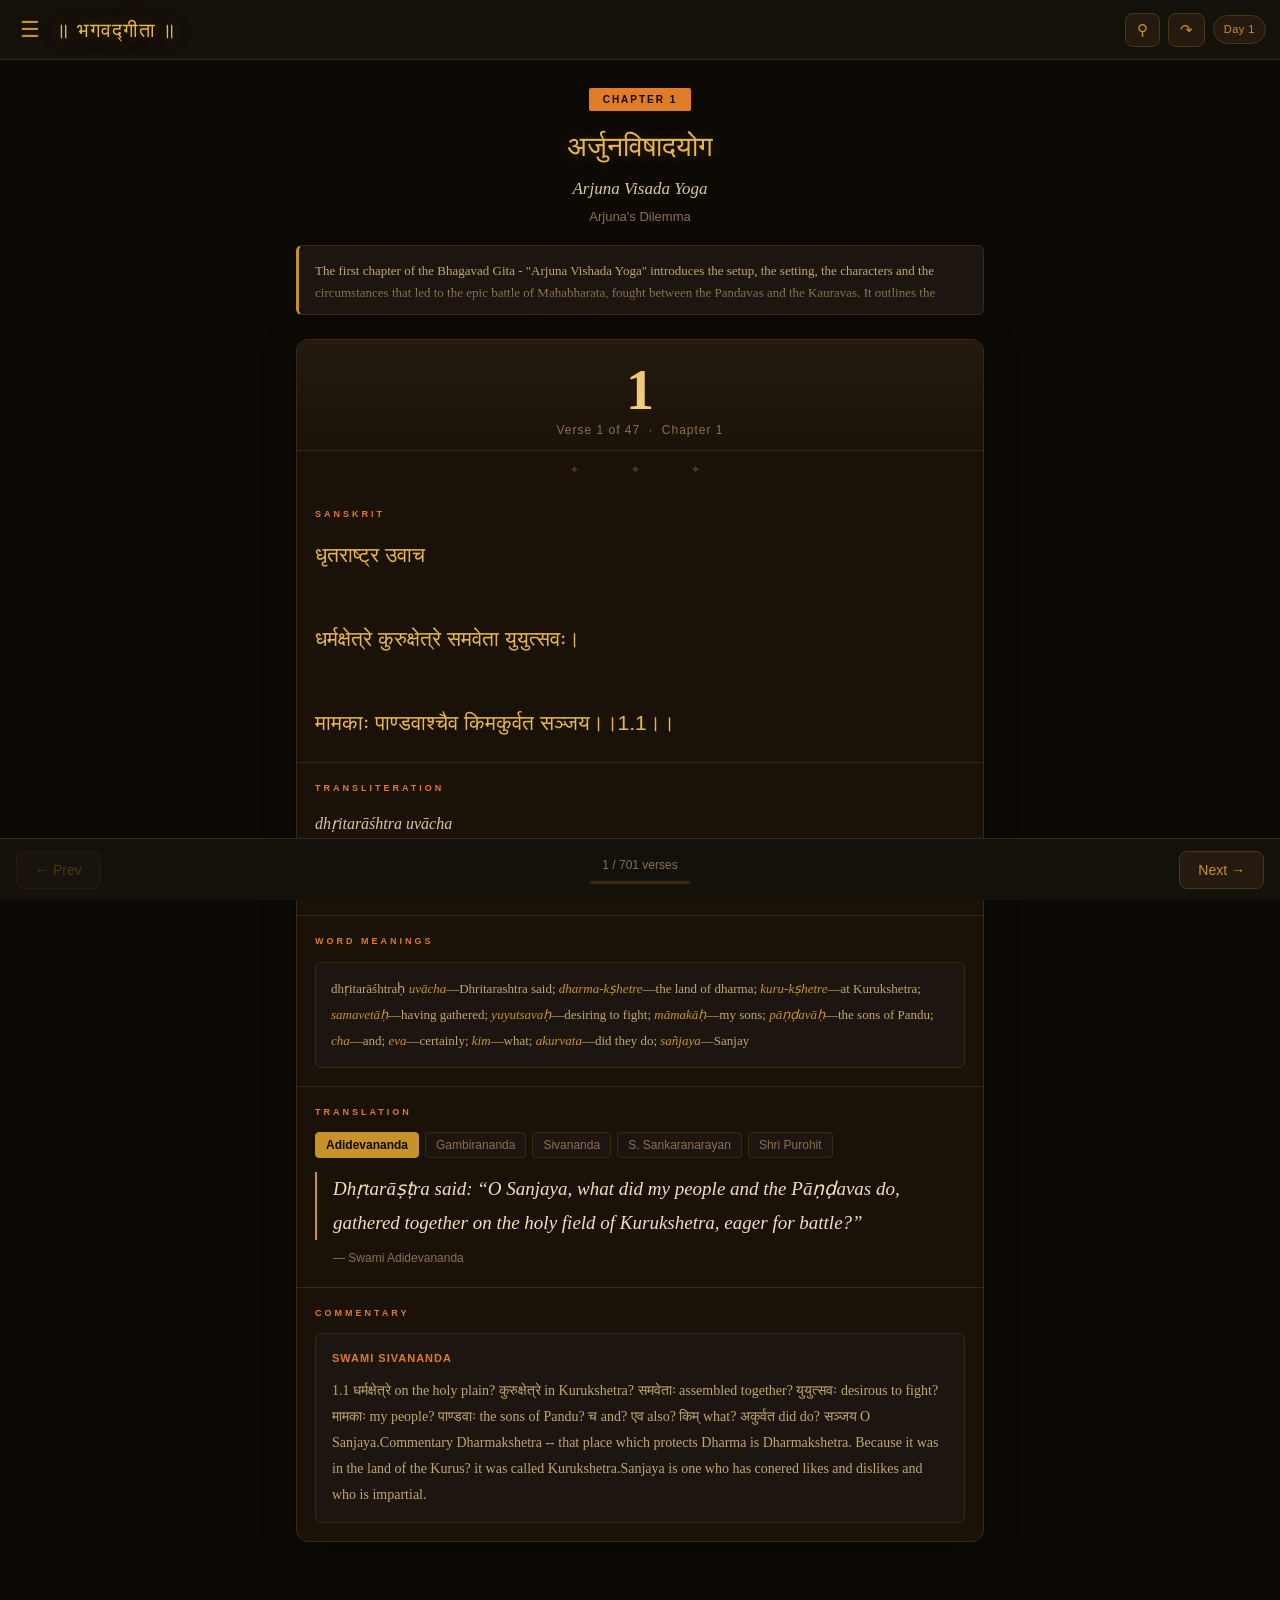
<file: index.html>
<!DOCTYPE html>
<html lang="en">
<head>
<meta charset="UTF-8">
<meta name="viewport" content="width=device-width, initial-scale=1.0, maximum-scale=1.0">
<meta name="mobile-web-app-capable" content="yes">
<meta name="apple-mobile-web-app-capable" content="yes">
<meta name="apple-mobile-web-app-status-bar-style" content="black">
<meta name="theme-color" content="#0d0a06">
<title>॥ भगवद्गीता ॥</title>
<link rel="stylesheet" href="style.css">
</head>
<body>

<header>
  <div class="header-left">
    <button class="hamburger" onclick="toggleSidebar()" aria-label="Chapters">&#9776;</button>
    <div class="header-title">॥ भगवद्गीता ॥</div>
  </div>
  <div class="header-right">
    <button class="icon-btn" onclick="openSearch()">&#9906;</button>
    <button class="icon-btn" onclick="openJump()">&#8631;</button>
    <div class="day-badge" id="dayBadge">Day 1</div>
  </div>
</header>

<div class="backdrop" id="backdrop" onclick="closeSidebar()"></div>

<div class="app">
  <aside id="sidebar">
    <div class="sidebar-head">18 Chapters &middot; 701 Verses</div>
    <div id="chapterList"></div>
  </aside>

  <main>
    <div class="ch-header" id="chapterHeader"></div>
    <div class="verse-card" id="verseCard"></div>
  </main>
</div>

<div class="nav-bar">
  <button class="nav-btn" id="prevBtn" onclick="navigate(-1)">&#8592; Prev</button>
  <div class="nav-center">
    <div class="verse-counter" id="verseCounter"></div>
    <div class="progress-bar"><div class="progress-fill" id="progressFill"></div></div>
  </div>
  <button class="nav-btn" id="nextBtn" onclick="navigate(1)">Next &#8594;</button>
</div>

<!-- SEARCH -->
<div class="search-overlay" id="searchOverlay" onclick="bgCloseSearch(event)">
  <div class="search-box">
    <div class="search-input-row">
      <span style="color:var(--muted);font-size:18px">&#9906;</span>
      <input type="text" id="searchInput" placeholder="Search verses or keywords…" oninput="doSearch(this.value)" autocomplete="off" spellcheck="false">
      <button class="search-close" onclick="closeSearch()">&#10005;</button>
    </div>
    <div class="search-results" id="searchResults"></div>
  </div>
</div>

<!-- JUMP -->
<div class="modal-overlay" id="jumpModal" onclick="bgCloseJump(event)">
  <div class="modal-box">
    <h3>Jump to Verse</h3>
    <select id="jumpChapter" onchange="updateJumpVerses()"></select>
    <select id="jumpVerse"></select>
    <div class="modal-actions">
      <button class="btn-cancel" onclick="closeJump()">Cancel</button>
      <button class="btn-go" onclick="doJump()">Go &#8594;</button>
    </div>
  </div>
</div>

<script src="script.js"></script>
</body>
</html>
</file>
<file: style.css>
:root {
    --bg:      #0d0a06;
    --bg2:     #14100a;
    --bg3:     #1c1510;
    --bg4:     #241a0f;
    --card:    #1a1208;
    --border:  #3a2a14;
    --border2: #4a3618;
    --gold:    #c8922a;
    --gold2:   #e8b84b;
    --gold3:   #f5d080;
    --saffron: #e07b28;
    --cream:   #f0e0c0;
    --cream2:  #d8c8a0;
    --muted:   #8a7055;
    --text:    #e0cca0;
    --text2:   #c0a870;
    --sidebar-w: 280px;
    --header-h:  60px;
    --nav-h:     62px;

    /* System font stacks — no external dependency */
    --font-devanagari: 'Noto Serif Devanagari', 'Noto Sans Devanagari',
                       'Shobhika', 'Mangal', 'Kokila', 'Aparajita',
                       'Lohit Devanagari', sans-serif;
    --font-serif:      'Georgia', 'Times New Roman',
                       'Palatino Linotype', 'Book Antiqua', serif;
    --font-display:    'Palatino Linotype', 'Book Antiqua',
                       'Georgia', serif;
    --font-ui:         'Trebuchet MS', 'Gill Sans', 'Verdana', sans-serif;
  }

  * { box-sizing: border-box; margin: 0; padding: 0; -webkit-tap-highlight-color: transparent; }

  html { scroll-behavior: smooth; }

  body {
    background: var(--bg);
    color: var(--text);
    font-family: var(--font-serif);
    font-size: 16px;
    line-height: 1.7;
    overflow-x: hidden;
    -webkit-font-smoothing: antialiased;
  }

  ::-webkit-scrollbar { width: 4px; }
  ::-webkit-scrollbar-track { background: var(--bg2); }
  ::-webkit-scrollbar-thumb { background: var(--border2); border-radius: 2px; }

  /* ── HEADER ── */
  header {
    position: fixed; top: 0; left: 0; right: 0; z-index: 100;
    height: var(--header-h);
    background: var(--bg2);
    border-bottom: 1px solid var(--border);
    display: flex; align-items: center; justify-content: space-between;
    padding: 0 14px;
  }
  .header-left { display: flex; align-items: center; gap: 10px; }
  .header-title {
    font-family: var(--font-devanagari);
    font-size: 20px; color: var(--gold2);
    letter-spacing: 1px;
    text-shadow: 0 0 20px rgba(200,146,42,0.35);
  }
  .hamburger {
    background: none; border: none; cursor: pointer;
    color: var(--gold); font-size: 22px; padding: 6px;
    line-height: 1; border-radius: 6px;
  }
  .hamburger:active { background: var(--bg4); }
  .header-right { display: flex; align-items: center; gap: 8px; }
  .icon-btn {
    background: var(--bg4); border: 1px solid var(--border2);
    color: var(--gold); border-radius: 8px;
    padding: 7px 11px; cursor: pointer; font-size: 15px;
    font-family: var(--font-ui);
    transition: background 0.15s;
    white-space: nowrap;
  }
  .icon-btn:active { background: var(--gold); color: var(--bg); }
  .day-badge {
    background: var(--bg4); border: 1px solid var(--border2);
    border-radius: 16px; padding: 4px 10px;
    font-size: 11px; color: var(--gold); font-family: var(--font-ui);
    letter-spacing: 0.5px; white-space: nowrap;
  }

  /* ── LAYOUT ── */
  .app { display: flex; padding-top: var(--header-h); min-height: 100vh; }

  /* ── SIDEBAR ── */
  aside {
    width: var(--sidebar-w); position: fixed;
    top: var(--header-h); left: 0;
    height: calc(100vh - var(--header-h));
    background: var(--bg2); border-right: 1px solid var(--border);
    overflow-y: auto; z-index: 80;
    transform: translateX(-100%);
    transition: transform 0.28s cubic-bezier(.4,0,.2,1);
    will-change: transform;
  }
  aside.open { transform: translateX(0); }
  .sidebar-head {
    padding: 14px 16px 10px;
    font-size: 10px; letter-spacing: 2px; color: var(--muted);
    text-transform: uppercase; font-family: var(--font-ui);
    border-bottom: 1px solid var(--border);
    position: sticky; top: 0; background: var(--bg2); z-index: 1;
  }
  .chapter-item {
    padding: 11px 14px;
    cursor: pointer; border-bottom: 1px solid rgba(58,42,20,0.45);
    display: flex; align-items: flex-start; gap: 10px;
    transition: background 0.15s;
  }
  .chapter-item:active { background: var(--bg4); }
  .chapter-item.active {
    background: var(--bg4); border-left: 3px solid var(--saffron);
    padding-left: 11px;
  }
  .ch-num {
    font-size: 10px; color: var(--saffron); font-weight: 700;
    letter-spacing: 1px; min-width: 30px; padding-top: 2px;
    font-family: var(--font-ui);
  }
  .ch-info { flex: 1; min-width: 0; }
  .ch-name-dev {
    font-family: var(--font-devanagari);
    font-size: 13px; color: var(--cream2);
    display: block; white-space: nowrap; overflow: hidden; text-overflow: ellipsis;
  }
  .ch-name-en {
    font-size: 11px; color: var(--muted); display: block;
    white-space: nowrap; overflow: hidden; text-overflow: ellipsis;
    font-family: var(--font-ui);
  }
  .ch-vc { font-size: 10px; color: var(--border2); font-family: var(--font-ui); }

  /* backdrop */
  .backdrop {
    display: none; position: fixed; inset: 0; z-index: 70;
    background: rgba(0,0,0,0.55);
  }
  .backdrop.active { display: block; }

  /* ── MAIN ── */
  main {
    flex: 1; width: 100%;
    padding: 24px 16px calc(var(--nav-h) + 20px);
    max-width: 720px; margin: 0 auto;
  }

  /* ── CHAPTER HEADER ── */
  .ch-header {
    text-align: center; margin-bottom: 24px;
    animation: fadeUp 0.4s ease;
  }
  .ch-badge {
    display: inline-block; background: var(--saffron); color: var(--bg);
    font-size: 10px; letter-spacing: 2px; text-transform: uppercase;
    font-weight: 700; padding: 3px 14px; border-radius: 2px;
    margin-bottom: 12px; font-family: var(--font-ui);
  }
  .ch-title-dev {
    font-family: var(--font-devanagari);
    font-size: 28px; color: var(--gold2);
    text-shadow: 0 2px 16px rgba(200,146,42,0.25);
    margin-bottom: 4px;
  }
  .ch-title-en {
    font-family: var(--font-display);
    font-size: 17px; color: var(--cream2); font-style: italic;
  }
  .ch-meaning { font-size: 13px; color: var(--muted); margin-top: 3px; font-family: var(--font-ui); }
  .ch-summary {
    margin-top: 16px; background: var(--bg3);
    border: 1px solid var(--border); border-left: 3px solid var(--gold);
    border-radius: 6px; padding: 14px 16px;
    font-size: 13px; color: var(--text2); line-height: 1.75; text-align: left;
    max-height: 70px; overflow: hidden; position: relative; cursor: pointer;
    transition: max-height 0.4s ease;
  }
  .ch-summary.open { max-height: 500px; }
  .ch-summary::after {
    content: ''; position: absolute; bottom: 0; left: 0; right: 0;
    height: 32px; background: linear-gradient(transparent, var(--bg3));
    pointer-events: none; transition: opacity 0.3s;
  }
  .ch-summary.open::after { opacity: 0; }

  /* ── VERSE CARD ── */
  .verse-card {
    background: var(--card);
    border: 1px solid var(--border);
    border-radius: 12px; overflow: hidden;
    box-shadow: 0 6px 32px rgba(0,0,0,0.45);
    animation: fadeUp 0.35s ease;
  }

  .verse-hero {
    text-align: center; padding: 22px 16px 10px;
    background: linear-gradient(180deg, var(--bg4) 0%, var(--card) 100%);
    border-bottom: 1px solid var(--border);
  }
  .verse-num-big {
    font-family: var(--font-display);
    font-size: 56px; font-weight: 900; line-height: 1;
    color: transparent;
    background: linear-gradient(135deg, var(--gold) 0%, var(--gold3) 55%, var(--saffron) 100%);
    -webkit-background-clip: text; background-clip: text;
  }
  .verse-subtitle {
    font-size: 12px; color: var(--muted); margin-top: 2px;
    letter-spacing: 1px; font-family: var(--font-ui);
  }
  .lotus { text-align: center; padding: 8px 0; color: var(--border2); letter-spacing: 10px; font-size: 13px; }

  /* ── SECTIONS ── */
  .section { padding: 18px 18px; border-bottom: 1px solid var(--border); }
  .section:last-child { border-bottom: none; }
  .section-label {
    font-size: 9px; letter-spacing: 3px; text-transform: uppercase;
    color: var(--saffron); font-weight: 700; margin-bottom: 12px;
    font-family: var(--font-ui);
  }

  .sanskrit-text {
    font-family: var(--font-devanagari);
    font-size: 21px; line-height: 2; color: var(--gold2);
    white-space: pre-wrap;
  }
  .translit-text {
    font-family: var(--font-serif);
    font-style: italic; font-size: 16px; color: var(--cream2);
    line-height: 1.85; white-space: pre-wrap;
  }
  .word-meanings {
    background: var(--bg3); border-radius: 6px;
    padding: 13px 15px; font-size: 13px; color: var(--text2);
    line-height: 2; border: 1px solid var(--border);
  }
  .wm-w { color: var(--gold); font-style: italic; }

  /* Translator tabs */
  .translator-tabs {
    display: flex; flex-wrap: wrap; gap: 6px; margin-bottom: 14px;
  }
  .tab-btn {
    background: var(--bg3); border: 1px solid var(--border);
    color: var(--muted); border-radius: 4px;
    padding: 5px 10px; font-size: 12px; cursor: pointer;
    font-family: var(--font-ui);
    transition: all 0.15s; white-space: nowrap;
  }
  .tab-btn.active { background: var(--gold); color: var(--bg); border-color: var(--gold); font-weight: 700; }
  .translation-text {
    font-family: var(--font-display);
    font-size: 19px; font-style: italic; color: var(--cream);
    line-height: 1.8; border-left: 2px solid var(--gold); padding-left: 16px;
  }
  .trans-author { font-size: 12px; color: var(--muted); margin-top: 8px; padding-left: 18px; font-family: var(--font-ui); }

  .commentary-box {
    background: var(--bg3); border-radius: 6px;
    padding: 14px 16px; border: 1px solid var(--border);
    font-size: 14px; color: var(--text2); line-height: 1.85;
  }
  .comm-author { font-size: 11px; color: var(--saffron); margin-bottom: 10px; font-weight: 700; letter-spacing: 1px; text-transform: uppercase; font-family: var(--font-ui); }

  /* ── BOTTOM NAV ── */
  .nav-bar {
    position: fixed; bottom: 0; left: 0; right: 0; z-index: 60;
    height: var(--nav-h);
    background: var(--bg2); border-top: 1px solid var(--border);
    display: flex; align-items: center; justify-content: space-between;
    padding: 0 16px; gap: 12px;
  }
  .nav-btn {
    background: var(--bg4); border: 1px solid var(--border2);
    color: var(--gold); border-radius: 8px;
    padding: 10px 18px; font-size: 14px; cursor: pointer;
    font-family: var(--font-ui); transition: all 0.15s;
    flex-shrink: 0;
  }
  .nav-btn:active:not(:disabled) { background: var(--gold); color: var(--bg); }
  .nav-btn:disabled { opacity: 0.3; }
  .nav-center { flex: 1; text-align: center; }
  .verse-counter { font-size: 12px; color: var(--muted); font-family: var(--font-ui); }
  .progress-bar { width: 100px; height: 3px; background: var(--border); border-radius: 2px; margin: 5px auto 0; overflow: hidden; }
  .progress-fill { height: 100%; background: linear-gradient(90deg, var(--saffron), var(--gold2)); border-radius: 2px; transition: width 0.4s; }

  /* ── SEARCH ── */
  .search-overlay {
    display: none; position: fixed; inset: 0; z-index: 200;
    background: rgba(0,0,0,0.82);
    align-items: flex-start; justify-content: center;
    padding: 70px 14px 0;
  }
  .search-overlay.active { display: flex; }
  .search-box {
    background: var(--bg3); border: 1px solid var(--border2);
    border-radius: 12px; width: 100%; max-width: 540px;
    overflow: hidden; animation: dropIn 0.18s ease;
    max-height: calc(100vh - 100px);
    display: flex; flex-direction: column;
  }
  .search-input-row {
    display: flex; align-items: center; gap: 10px;
    padding: 14px 16px; border-bottom: 1px solid var(--border);
    flex-shrink: 0;
  }
  .search-input-row input {
    flex: 1; background: none; border: none; outline: none;
    color: var(--cream); font-size: 17px; font-family: var(--font-serif);
    caret-color: var(--gold);
  }
  .search-input-row input::placeholder { color: var(--muted); }
  .search-close { background: none; border: none; color: var(--muted); font-size: 20px; cursor: pointer; padding: 2px 6px; }
  .search-results { overflow-y: auto; flex: 1; }
  .sri {
    padding: 12px 16px; cursor: pointer;
    border-bottom: 1px solid rgba(58,42,20,0.4);
    transition: background 0.12s;
  }
  .sri:active { background: var(--bg4); }
  .sri-ch { font-size: 10px; color: var(--saffron); letter-spacing: 1px; font-family: var(--font-ui); }
  .sri-dev { font-family: var(--font-devanagari); font-size: 13px; color: var(--cream2); margin-top: 2px; }
  .sri-snip { font-size: 12px; color: var(--muted); margin-top: 3px; }
  .no-results { padding: 24px; text-align: center; color: var(--muted); font-family: var(--font-ui); }

  /* ── JUMP MODAL ── */
  .modal-overlay {
    display: none; position: fixed; inset: 0; z-index: 300;
    background: rgba(0,0,0,0.85); align-items: center; justify-content: center;
    padding: 20px;
  }
  .modal-overlay.active { display: flex; }
  .modal-box {
    background: var(--bg3); border: 1px solid var(--border2);
    border-radius: 14px; padding: 24px; width: 100%; max-width: 340px;
    animation: dropIn 0.18s ease;
  }
  .modal-box h3 {
    color: var(--gold2); font-family: var(--font-display);
    font-size: 20px; margin-bottom: 18px;
  }
  .modal-box select {
    width: 100%; background: var(--bg4); border: 1px solid var(--border2);
    color: var(--text); padding: 11px 14px; border-radius: 8px;
    font-family: var(--font-ui); font-size: 15px;
    margin-bottom: 12px; cursor: pointer; outline: none;
    -webkit-appearance: none; appearance: none;
  }
  .modal-box select option { background: var(--bg4); }
  .modal-actions { display: flex; gap: 10px; margin-top: 6px; }
  .modal-actions button {
    flex: 1; padding: 12px; border-radius: 8px; cursor: pointer;
    font-family: var(--font-ui); font-size: 15px; border: none;
  }
  .btn-go { background: var(--gold); color: var(--bg); font-weight: 700; }
  .btn-go:active { background: var(--gold2); }
  .btn-cancel { background: var(--bg4); color: var(--muted); border: 1px solid var(--border2) !important; }

  @keyframes fadeUp {
    from { opacity: 0; transform: translateY(14px); }
    to   { opacity: 1; transform: translateY(0); }
  }
  @keyframes dropIn {
    from { opacity: 0; transform: translateY(-14px); }
    to   { opacity: 1; transform: translateY(0); }
  }

  /* Prevent body scroll when modal open */
  body.lock { overflow: hidden; }
</file>
